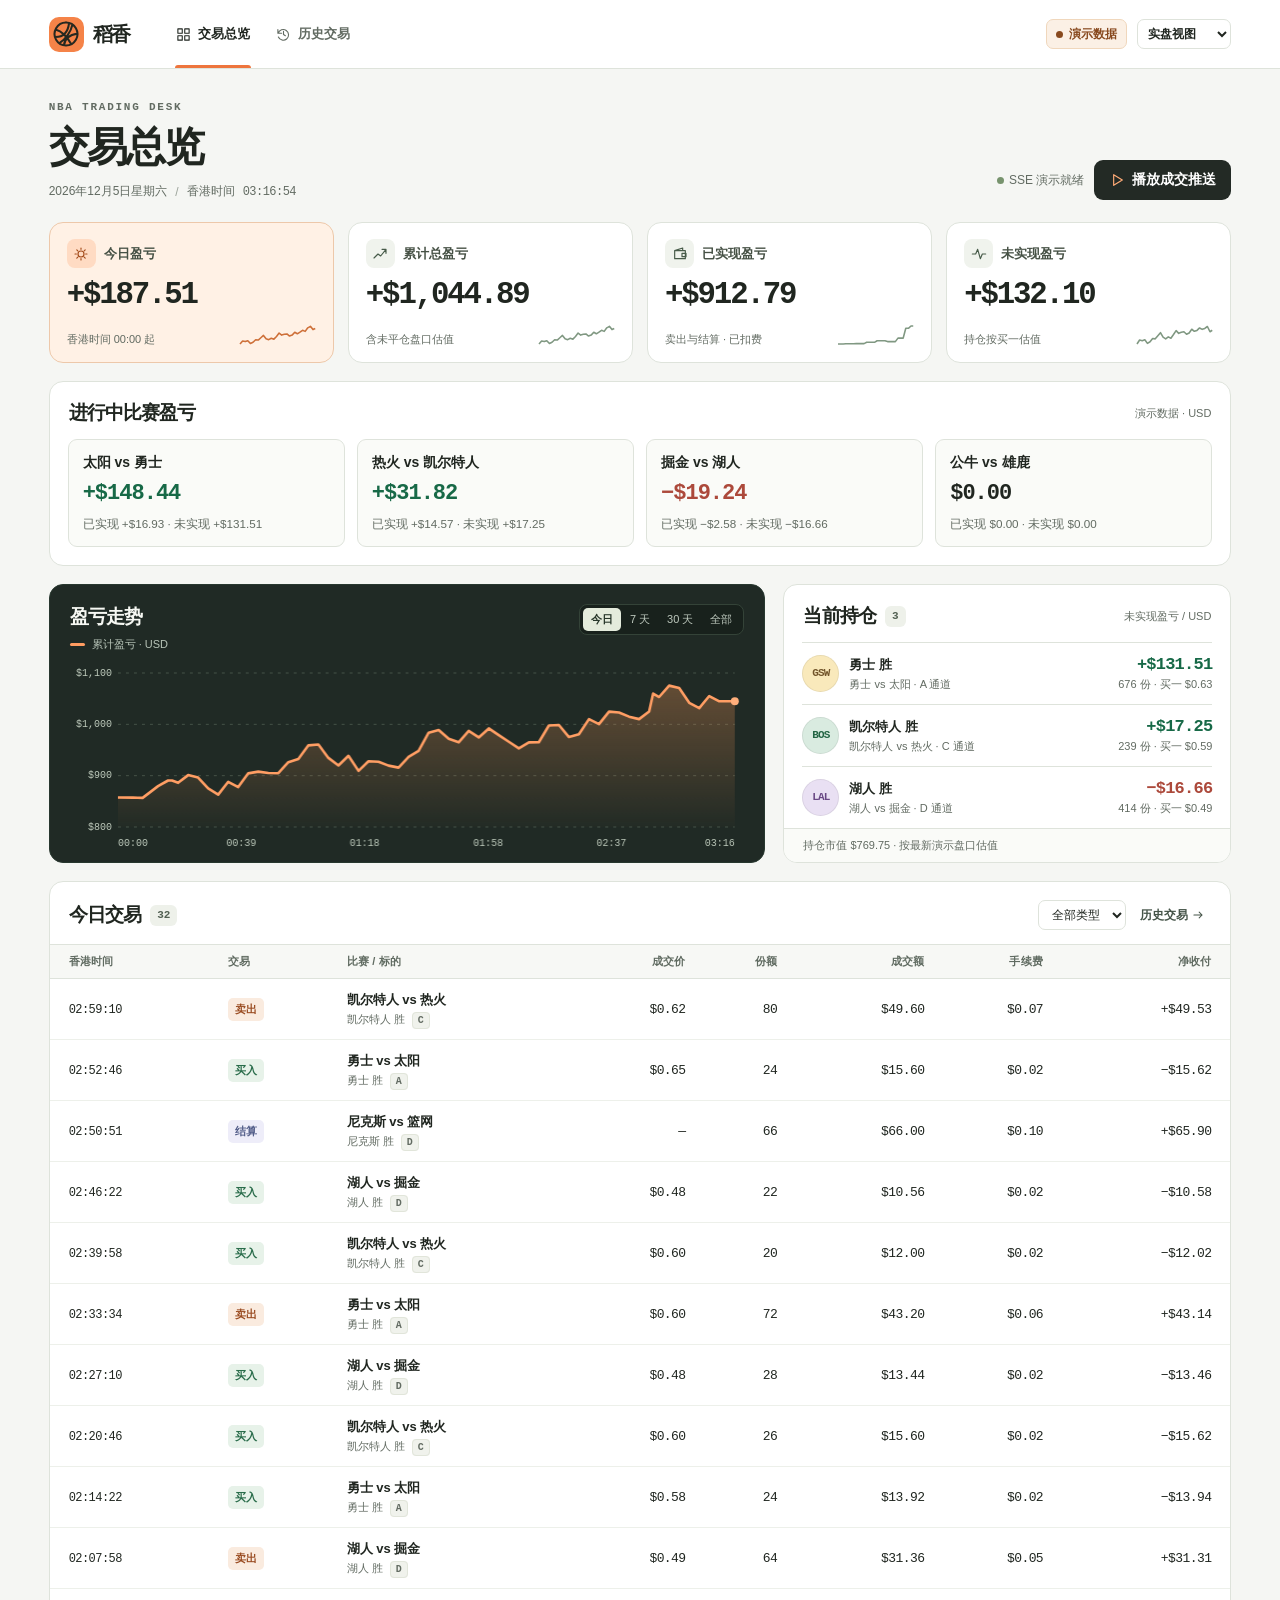
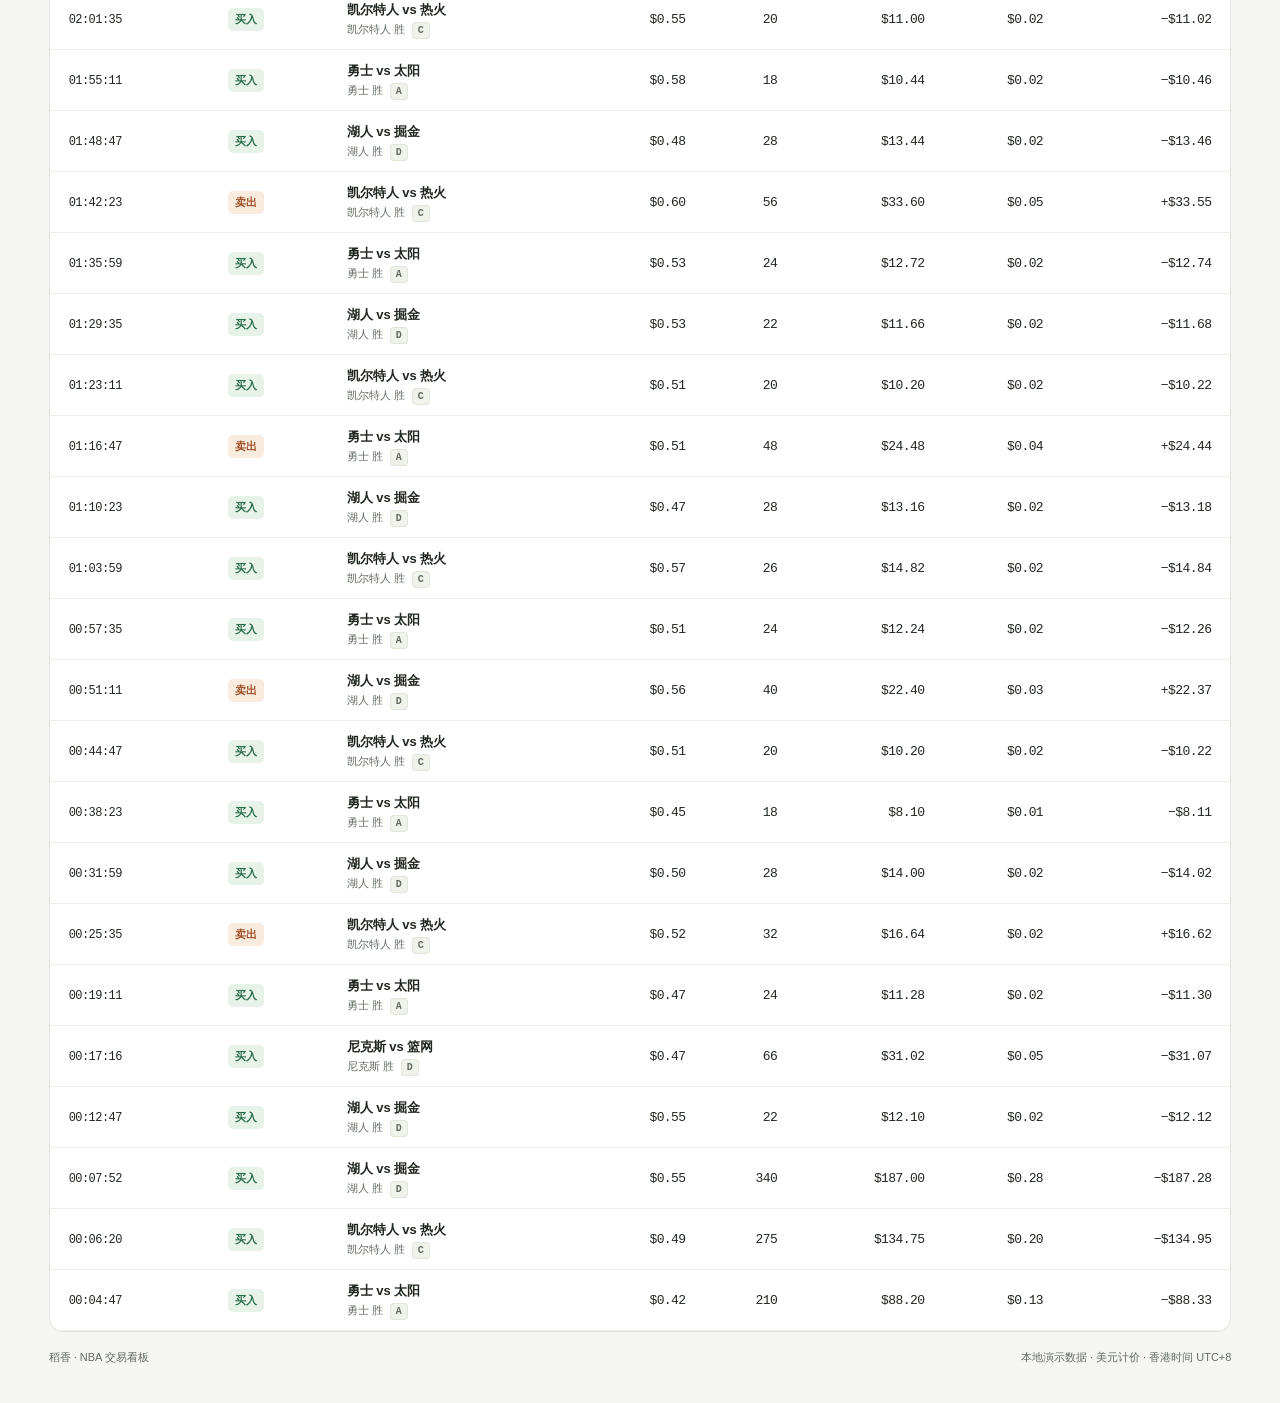
<file: reports/trading-dashboard-prototype.html>
<!doctype html>
<html lang="zh-HK">
<head>
<meta charset="utf-8">
<meta name="viewport" content="width=device-width,initial-scale=1">
<meta name="color-scheme" content="light">
<title>稻香 · NBA 交易看板</title>
<style>
:root{--paper:#f5f6f3;--white:#fff;--ink:#202620;--muted:#626b62;--line:#dee3db;--orange:#ee753d;--tint:#fff0e5;--green:#176947;--red:#ac493b;--mono:"IBM Plex Mono",Consolas,"SFMono-Regular",monospace;--sans:"DM Sans","Segoe UI","Microsoft YaHei UI","PingFang SC",sans-serif}
*{box-sizing:border-box}body{margin:0;background:var(--paper);color:var(--ink);font-family:var(--sans);font-size:14px;-webkit-font-smoothing:antialiased}button,select,input{font:inherit;color:inherit}button,select{cursor:pointer}button{background:transparent;border:0}button:focus-visible,select:focus-visible,input:focus-visible,a:focus-visible,canvas:focus-visible{outline:3px solid #df783f;outline-offset:3px}button:disabled{cursor:default;opacity:.55}[hidden]{display:none!important}h1,h2,h3,p{margin:0}h1{font-size:clamp(28px,3.2vw,42px);letter-spacing:-.065em;font-weight:750;line-height:1.2}h2{font-size:19px;letter-spacing:-.045em}button,select,input{touch-action:manipulation}.num{font-family:var(--mono);font-variant-numeric:tabular-nums;letter-spacing:-.045em}.positive{color:var(--green)}.negative{color:var(--red)}.muted{color:var(--muted)}.shell{max-width:1472px;margin:auto;padding-inline:clamp(18px,3.8vw,62px)}.sr{position:absolute;width:1px;height:1px;overflow:hidden;clip-path:inset(50%)}.icon{width:18px;height:18px;display:inline-block;vertical-align:middle;flex:none}
.top{background:#fff;border-bottom:1px solid var(--line)}.topinner,.brand,.nav,.nav button,.envBox,.headActions,.chip,.action,.cardtop,.panelhead,.charthead,.rowtitle,.identity,.tag,.filters,.minihead,.modalhead,.modalfoot{display:flex;align-items:center}.topinner{height:68px;gap:clamp(15px,3.5vw,56px)}.brand{gap:9px;color:var(--ink);white-space:nowrap;padding:0}.brandmark{background:#f58348;width:35px;height:35px;display:grid;place-items:center;border-radius:10px;color:#262820}.brandmark .icon{width:28px;height:28px}.brandword{font:800 20px/1 var(--sans);letter-spacing:-1.4px}.nav{align-self:stretch;gap:24px}.nav button{position:relative;color:var(--muted);gap:7px;padding:0 1px;white-space:nowrap;font-size:13px;font-weight:650}.nav button[aria-current=page]{color:var(--ink)}.nav button[aria-current=page]:after{content:"";position:absolute;bottom:0;height:3px;left:0;right:0;background:var(--orange);border-radius:3px 3px 0 0}.nav .icon{width:15px;height:15px}.envBox{margin-left:auto;gap:10px;white-space:nowrap}.chip,.envselect{min-height:30px;border-radius:7px;font-size:12px}.chip{gap:6px;padding:0 9px;background:#fbf0e5;border:1px solid #f0d7bc;color:#88491e;font-weight:650}.dot{display:inline-block;width:7px;height:7px;border-radius:50%;background:currentColor;flex:none}.envselect{border:1px solid var(--line);background:white;padding:3px 6px;font-weight:650}.page{padding-top:32px;padding-bottom:35px}.hero{display:flex;justify-content:space-between;align-items:flex-end;gap:16px;margin-bottom:22px}.context{font:700 11px/1.2 var(--mono);letter-spacing:.16em;text-transform:uppercase;color:var(--muted);margin-bottom:9px}.heroMeta{display:flex;align-items:center;gap:8px;color:var(--muted);font-size:12px;margin-top:11px;flex-wrap:wrap}.divider{color:#9ba39a}.headActions{gap:10px}.action{justify-content:center;gap:7px;background:#232a25;color:#fff;padding:11px 15px;border-radius:9px;font-weight:650;white-space:nowrap}.action:hover{background:#354337}.action .icon{color:#ffab77;width:16px;height:16px}.replayStatus{font-size:12px;color:var(--muted);white-space:nowrap}.replayStatus .dot{margin-right:5px;color:#77936d}.replayStatus.on .dot{color:#218652;box-shadow:0 0 0 3px #d9eadb}
.metrics{display:grid;grid-template-columns:repeat(4,minmax(0,1fr));gap:14px;margin-bottom:18px}.metric,.panel{background:white;border:1px solid var(--line);border-radius:14px;overflow:hidden}.metric{text-align:left;position:relative;padding:16px 17px 15px;display:block;width:100%;min-width:0}.metric:hover{border-color:#b7c0b4}.metric.primary{background:#fff1e5;border-color:#edc8aa}.cardtop{gap:8px;color:#465145;font-weight:650;font-size:13px}.metricIcon,.sectIcon{width:29px;height:29px;display:grid;place-items:center;border-radius:8px;background:#f0f3ed;color:#475b49}.metric.primary .metricIcon{background:#ffdbc3;color:#a34b1b}.metricIcon .icon{width:16px;height:16px}.metricValue{display:block;margin:11px 0 12px;font-size:clamp(22px,2.4vw,38px);font-weight:700;line-height:1.04;color:var(--ink);white-space:nowrap;letter-spacing:-.07em}.cardbottom{display:flex;justify-content:space-between;align-items:flex-end;gap:4px}.cardnote{display:block;font-size:11px;color:var(--muted)}.spark{width:31%;height:24px;flex:none}
.middle{display:grid;grid-template-columns:minmax(0,1.6fr) minmax(315px,1fr);gap:18px;margin-bottom:18px}.chartPanel{background:#202a25;color:#fff;border-color:#28382f;padding:19px 20px 12px;position:relative;display:flex;flex-direction:column}.charthead,.panelhead,.minihead,.modalhead,.modalfoot{justify-content:space-between;gap:10px}.charthead{align-items:flex-start}.rowtitle{gap:9px}.chartPanel h2{color:#f6f8f3}.chartLegend{margin-top:7px;display:flex;gap:7px;align-items:center;color:#b7c4b8;font-size:11px}.chartLegend:before{content:"";width:15px;height:3px;border-radius:3px;background:#ff9c61}.ranges{display:flex;background:#18211c;border:1px solid #344338;padding:3px;border-radius:8px;gap:1px}.ranges button{padding:4px 8px;font-size:11px;white-space:nowrap;color:#bdc8bd;border-radius:5px}.ranges button[aria-pressed=true]{background:#e4ebdc;color:#263529;font-weight:700}.plotWrap{height:185px;position:relative;margin-top:9px;flex:1;min-height:175px}.plot{display:block;width:100%;height:100%;touch-action:pan-y}.tooltip{position:absolute;pointer-events:none;color:#f4f7ef;background:#111a15;border:1px solid #526958;border-radius:7px;padding:6px 10px;white-space:pre;font:11px/1.6 var(--mono);z-index:1;box-shadow:0 4px 15px #0002}.panelhead{padding:18px 19px 13px}.side{display:flex;flex-direction:column}.count{font:600 11px/1 var(--mono);background:#eef1ea;color:#526052;border-radius:6px;padding:5px 7px}.unit{font-size:11px;color:var(--muted)}.positions{padding:0 18px;display:flex;flex-direction:column;flex:1}.position{display:flex;width:100%;justify-content:space-between;align-items:center;gap:7px;text-align:left;border-top:1px solid var(--line);padding:12px 0;flex:1}.position:hover,.trade:hover{background:#f7f8f5}.identity{gap:10px;min-width:0}.team{width:37px;height:37px;border-radius:50%;display:grid;place-items:center;font:800 11px/1 var(--mono);letter-spacing:-.08em;flex:none;border:1px solid #0001}.gs{background:#f9e9bb;color:#72552b}.bos{background:#d9ebe0;color:#236544}.lal{background:#e9e0f3;color:#694885}.ny{background:#dae5f2;color:#365f85}.teamtext{min-width:0}.teamtext strong{display:block;font-size:13px}.sub{font-size:11px;color:var(--muted);margin-top:3px;display:block}.positionVal{text-align:right;white-space:nowrap}.positionVal b{font-size:17px}.positionsFoot{padding:9px 19px;border-top:1px solid var(--line);font-size:11px;color:var(--muted);background:#fafbf8}
.tradepanel .panelhead{flex-wrap:wrap;padding-bottom:14px}.linkBtn{font-size:12px;font-weight:650;display:inline-flex;align-items:center;gap:3px;padding:6px;color:#455448}.linkBtn:hover{text-decoration:underline}.linkBtn .icon{width:14px;height:14px}.tablebox{overflow-x:auto;scrollbar-width:thin}.ledger{border-collapse:collapse;width:100%;white-space:nowrap;text-align:left}.ledger th{font-size:11px;letter-spacing:.02em;background:#f7f8f5;color:#606b61;font-weight:600;border-block:1px solid var(--line);padding:9px 12px}.ledger td{padding:12px 12px;border-bottom:1px solid #edf0ea;font-size:13px}.ledger th:first-child,.ledger td:first-child{padding-left:19px}.ledger th:last-child,.ledger td:last-child{padding-right:19px}.ledger th.amount,.ledger td.amount{text-align:right}.trade{cursor:pointer}.time{font-size:12px}.kind{display:inline-flex;gap:5px;align-items:center;font-size:11px;font-weight:700;border-radius:5px;padding:4px 7px}.kind.buy{color:#296c4a;background:#e7f2e9}.kind.sell{color:#9a4c22;background:#faebdf}.kind.settle{color:#535e89;background:#eeedf9}.gameBtn{text-align:left;padding:0;font-size:13px;font-weight:650}.gameBtn:hover{text-decoration:underline}.channel{background:#f0f2ec;border:1px solid #e1e5da;border-radius:4px;font:600 10px/1 var(--mono);padding:2px 5px;margin-left:4px}.filters{gap:8px;flex-wrap:wrap}.filters select,.filters input,.outline{padding:6px 9px;background:white;border:1px solid var(--line);border-radius:7px;font-size:12px}.empty{text-align:center;color:var(--muted);padding:26px}.footer{display:flex;justify-content:space-between;gap:12px;margin-top:18px;font-size:11px;color:var(--muted)}dialog{position:fixed;margin:auto;border:1px solid var(--line);border-radius:16px;padding:0;color:var(--ink);width:min(550px,calc(100% - 24px));max-height:85vh;overflow:auto;box-shadow:0 20px 90px #14211f33}dialog::backdrop{background:#17221b72}.modalhead,.modalfoot{padding:15px 20px;border-bottom:1px solid var(--line)}.modalfoot{border-top:1px solid var(--line);border-bottom:0;justify-content:flex-end}.modalbody{padding:17px 20px}.close{width:30px;height:30px;border-radius:7px;background:#f0f3ee;font-size:20px}.detailGrid{display:grid;grid-template-columns:1fr 1fr;gap:1px;background:var(--line);border:1px solid var(--line);border-radius:9px;overflow:hidden;margin:12px 0}.detailGrid>div{background:#f9faf7;padding:10px}.detailGrid small{display:block;color:var(--muted);margin-bottom:4px}.detailItem{display:flex;align-items:center;justify-content:space-between;gap:12px;padding:10px 0;border-bottom:1px solid var(--line)}.modalbody h3{font-size:14px;margin:14px 0 4px}.toast{position:fixed;bottom:20px;left:50%;transform:translateX(-50%);background:#26352a;color:#fff;border:1px solid #52715a;border-radius:9px;padding:10px 15px;font-size:13px;z-index:5;box-shadow:0 5px 22px #0002}.flash{animation:flash 1.4s ease-out}@keyframes flash{from{background:#ffe4cc}to{background:transparent}}
@media(min-width:1550px){.page{padding-top:40px}.metric{padding:20px}.plotWrap{min-height:230px}}
@media(max-width:1000px){.middle{grid-template-columns:minmax(0,1.3fr) minmax(285px,1fr)}.metrics{gap:9px}.metric{padding:13px}.shell{padding-inline:22px}.chartPanel{padding:16px 14px 10px}.cardnote{font-size:10px}.nav{gap:16px}.replayStatus{display:none}}
@media(max-width:760px){.shell{padding-inline:15px}.page{padding-top:20px}.topinner{height:auto;min-height:60px;gap:10px;flex-wrap:wrap}.brand{min-height:54px}.brandword{font-size:19px}.nav{order:3;width:100%;height:35px;gap:23px}.envBox{gap:5px}.hero{align-items:center;margin-bottom:15px}.heroMeta{margin-top:7px;gap:4px;font-size:10px}.context{font-size:9px}.headActions{gap:4px}.action{padding:9px 11px;font-size:12px}.metrics{grid-template-columns:repeat(2,minmax(0,1fr));margin-bottom:12px}.metricValue{font-size:26px;margin:7px 0}.metricIcon{width:24px;height:24px}.middle{grid-template-columns:1fr;gap:12px;margin-bottom:12px}.chartPanel{min-height:234px}.positions{padding:0 14px}.position{padding:9px 0}.positionsFoot{padding:7px 14px}.panelhead{padding:14px}.ledger td{padding:10px}.footer{flex-wrap:wrap}.topinner .chip{font-size:10px}.charthead h2,h2{font-size:17px}.deskcol{display:none}}
@media(max-width:440px){.topinner{gap:3px}.brandmark{width:30px;height:30px}.action{padding:9px}.charthead{gap:5px}.ranges button{padding:4px 6px}.ledger th:first-child,.ledger td:first-child{padding-left:10px}.ledger th,.ledger td{padding:7px 5px}.ledger td{font-size:11px}.ledger .gameBtn{font-size:11px}.ledger .sub,.ledger .channel{font-size:9px}.ledger .time{font-size:10px}.ledger .kind{padding:3px}.ledger .mobileHide{display:none}.tradepanel .panelhead{padding:13px 10px;gap:4px}.tradepanel .filters{gap:2px}.tradepanel .filters select{padding:4px;font-size:11px}.footer{font-size:10px}}
.nav button{align-self:stretch}.plot{position:absolute;inset:0}.plotWrap{flex:1 0 166px}.middle{align-items:stretch}
@media(prefers-reduced-motion:reduce){*,*::before,*::after{animation:none!important;scroll-behavior:auto!important}}
.demoGames{display:grid;grid-template-columns:repeat(auto-fit,minmax(min(210px,100%),1fr));gap:12px;padding:0 18px 18px}.demoGame{padding:14px;border:1px solid var(--line);border-radius:9px;background:#fafbf8}.demoGame strong,.demoGame b{display:block}.demoGame b{font-size:22px;margin:9px 0}.demoGame small{color:var(--muted)}
</style>
</head>
<body>
<header class="top"><div class="shell topinner">
  <button type="button" class="brand" data-page="home" aria-label="稻香 首页"><span class="brandmark"><canvas class="icon" data-icon="ball" aria-hidden="true"></canvas></span><span class="brandword">稻香</span></button>
  <nav class="nav" aria-label="主导航"><button type="button" data-page="home" aria-current="page"><canvas class="icon" data-icon="grid"></canvas>交易总览</button><button type="button" data-page="history"><canvas class="icon" data-icon="history"></canvas>历史交易</button></nav>
  <div class="envBox"><span class="chip"><span class="dot"></span>演示数据</span><select class="envselect" id="environment" aria-label="展示账户"><option value="live">实盘视图</option><option value="paper">模拟盘视图</option></select></div>
</div></header>
<main class="shell page">
  <div class="hero"><div><div class="context">NBA Trading Desk</div><h1 id="heading">交易总览</h1><div class="heroMeta"><span id="dayLabel"></span><span class="divider">/</span><span>香港时间</span><span class="num" id="clock"></span></div></div>
  <div class="headActions"><span class="replayStatus" id="status"><i class="dot"></i>SSE 演示就绪</span><button type="button" class="action" id="play" aria-pressed="false"><canvas class="icon" data-icon="play"></canvas><span>播放成交推送</span></button></div></div>
  <section id="dashboard" aria-label="交易总览">
    <div class="metrics" id="metrics"></div>
    <section class="panel" style="margin-bottom:18px"><div class="panelhead"><h2>进行中比赛盈亏</h2><span class="unit">演示数据 · USD</span></div><div class="demoGames" id="demoGames"></div></section>
    <div class="middle">
      <section class="panel chartPanel"><div class="charthead"><div><h2>盈亏走势</h2><div class="chartLegend">累计盈亏 · USD</div></div><div class="ranges" id="ranges" aria-label="选择走势范围"><button aria-pressed="true" data-range="1">今日</button><button aria-pressed="false" data-range="7">7 天</button><button aria-pressed="false" data-range="30">30 天</button><button aria-pressed="false" data-range="all">全部</button></div></div>
      <div class="plotWrap"><canvas class="plot" id="chart" tabindex="0" aria-label="累计盈亏走势图，左右方向键可查看数据点"></canvas><div id="tip" class="tooltip" hidden></div></div></section>
      <section class="panel side"><div class="panelhead"><div class="rowtitle"><h2>当前持仓</h2><span class="count" id="posCount">0</span></div><span class="unit">未实现盈亏 / USD</span></div><div class="positions" id="positions"></div><div class="positionsFoot" id="posFoot"></div></section>
    </div>
  </section>
  <section class="panel tradepanel"><div class="panelhead"><div class="rowtitle"><h2 id="ledgerTitle">今日交易</h2><span class="count" id="tradeCount">0</span></div>
  <div class="filters"><label id="dateWrap" hidden><span class="sr">历史交易日期</span><input type="date" id="historyDate"></label><label><span class="sr">交易类型</span><select id="kind"><option value="all">全部类型</option><option value="buy">买入</option><option value="sell">卖出</option><option value="settle">结算</option></select></label><button class="linkBtn" type="button" id="goHistory" data-page="history">历史交易<canvas class="icon" data-icon="arrow"></canvas></button></div></div>
  <div class="tablebox"><table class="ledger"><thead><tr><th>香港时间</th><th>交易</th><th>比赛 / 标的</th><th class="amount">成交价</th><th class="amount">份额</th><th class="amount deskcol">成交额</th><th class="amount deskcol">手续费</th><th class="amount mobileHide">净收付</th></tr></thead><tbody id="trades"></tbody></table></div><div class="empty" id="empty" hidden></div></section>
  <footer class="footer"><span>稻香 · NBA 交易看板</span><span>本地演示数据 · 美元计价 · 香港时间 UTC+8</span></footer>
</main>
<dialog id="detail" aria-labelledby="detailTitle"><div class="modalhead"><h2 id="detailTitle"></h2><button class="close" id="closeDetail" aria-label="关闭详情">×</button></div><div id="detailBody" class="modalbody"></div><div class="modalfoot"><button class="outline" id="done">关闭</button></div></dialog>
<div id="notice" role="status" class="toast" hidden></div>
<script>
'use strict';
const $ = id => document.getElementById(id);
const DAY = 86400000, HK = 8 * 3600000;
const dayStart = t => Math.floor((t + HK) / DAY) * DAY - HK;
const dayKey = t => new Date(t + HK).toISOString().slice(0, 10);
const timeFmt = new Intl.DateTimeFormat('en-GB',{timeZone:'Asia/Hong_Kong',hour:'2-digit',minute:'2-digit',second:'2-digit',hourCycle:'h23'});
const headerDate = new Intl.DateTimeFormat('zh-CN',{timeZone:'Asia/Hong_Kong',year:'numeric',month:'long',day:'numeric',weekday:'long'});
const money = cents => (Math.abs(cents)/100).toLocaleString('en-US',{minimumFractionDigits:2,maximumFractionDigits:2});
const signed = cents => (cents > 0 ? '+' : cents < 0 ? '−' : '') + '$' + money(cents);
const colorClass = val => val < 0 ? 'negative' : val > 0 ? 'positive' : '';
const names = {buy:'买入', sell:'卖出', settle:'结算'};
const teams = [
  {abbr:'GSW',name:'勇士',opponent:'太阳',ch:'A',color:'gs',base:42,trend:23},
  {abbr:'BOS',name:'凯尔特人',opponent:'热火',ch:'C',color:'bos',base:49,trend:12},
  {abbr:'LAL',name:'湖人',opponent:'掘金',ch:'D',color:'lal',base:55,trend:-8},
  {abbr:'NYK',name:'尼克斯',opponent:'篮网',ch:'D',color:'ny',base:50,trend:0}
];
const states = {};
let env='live', page='home', range='1', model, selectedDay, filter='all', playing=false, timer, toastTimer, hovered=null, chartGeometry, detailRef=null, lastFlash=null;
const startTime=Date.now();
let businessDay=dayKey(startTime);

// All prices and cash amounts use integer US cents; the fixtures never leave the browser.
function add(st, when, id, team, kind, quantity, price) {
  const gross=quantity*price;
  const fee=kind==='quote' ? 0 : Math.round(gross*0.0015);
  const item={seq:++st.seq,when,id,team,kind,quantity,price,gross,fee};
  st.events.push(item);
  return item;
}
function seed(mode,now) {
  const st={seq:0,events:[],replays:0}, day=dayStart(now), scale=mode==='paper'?0.48:1;
  const size=n=>Math.max(1,Math.round(n*scale));
  for(let d=29;d>=1;d--) {
    const t=day-d*DAY,i=d%3,id='old-'+d,price=36+(d*7)%24;
    const edge=d%5===0 ? -9 : 6+(d*5)%17;
    add(st,t+9*3600000,id,i,'buy',size(180+(d*23)%230),price);
    add(st,t+12*3600000+d*45000,id,i,'sell',size(180+(d*23)%230),price+edge);
  }
  add(st,day-3600000,'active-0',0,'buy',size(430),40);
  add(st,day-120000,'active-0',0,'quote',0,42);
  const span=Math.max(0,(now-day)*0.975);
  const stamp=f=>day+Math.floor(span*f);
  const wave=[0,2,1,-1,-3,-1,1,4,3,2,1,3];
  function mark(i,n){
    const t=n/60,swing=wave[(n+i*3)%wave.length];
    return Math.max(5,Math.min(95,Math.round(teams[i].base+teams[i].trend*t+swing+2*Math.sin(n*.39+i))));
  }
  for(let i=0;i<3;i++) add(st,stamp(.025+i*.008),'active-'+i,i,'buy',size(210+i*65),teams[i].base);
  add(st,stamp(.09),'settled',3,'buy',size(66),47);
  for(let n=4;n<=60;n++) {
    for(let i=0;i<3;i++) add(st,stamp(n/60),'active-'+i,i,'quote',0,mark(i,n));
    if(n%2===0 && n<58) {
      const i=(n/2)%3, kind=n%8===0?'sell':'buy';
      add(st,stamp(n/60),'active-'+i,i,kind,size(kind==='sell'?24+n:18+n%12),mark(i,n));
    }
  }
  add(st,stamp(.89),'settled',3,'settle',size(66),100);
  return st;
}
function calculate(st,now) {
  const boundary=dayStart(now), positions=new Map(),trades=[],points=[];
  const events=st.events.slice().sort((a,b)=>a.when-b.when || a.seq-b.seq);
  let realized=0,baseline=0,openPnl=0,dayStarted=false;
  for(const e of events) {
    if(e.when>=boundary && !dayStarted){baseline=realized+openPnl;dayStarted=true}
    let p=positions.get(e.id);
    if(!p){p={id:e.id,team:e.team,qty:0,cost:0,real:0,mark:e.price,buyGross:0,buyQty:0,trades:[],dayBase:0,first:e.when};positions.set(e.id,p)}
    openPnl-=p.qty*p.mark-p.cost;
    if(e.kind==='buy'){
      p.cost+=e.gross+e.fee;p.qty+=e.quantity;p.buyGross+=e.gross;p.buyQty+=e.quantity;
    } else if(e.kind==='sell'||e.kind==='settle'){
      const released=e.quantity===p.qty?p.cost:Math.round(p.cost*e.quantity/p.qty);
      const net=e.gross-e.fee-released;
      p.cost-=released;p.qty-=e.quantity;p.real+=net;realized+=net;
    }
    p.mark=e.price;p.last=e.when;
    openPnl+=p.qty*p.mark-p.cost;
    if(e.kind!=='quote'){p.trades.push(e);trades.push(e)}
    if(e.when<boundary){p.dayBase=p.real+p.qty*p.mark-p.cost;baseline=realized+openPnl}
    points.push({t:e.when,real:realized,unreal:openPnl,total:realized+openPnl});
  }
  const last=points[points.length-1] || {real:0,unreal:0,total:0};
  return {positions, trades:trades.reverse(),points, summary:{...last,today:last.total-baseline},baseline};
}
states.live=seed('live',startTime);states.paper=seed('paper',startTime);
selectedDay=dayKey(startTime-DAY);
const metricInfo=[
  ['today','今日盈亏','香港时间 00:00 起','sun'],
  ['total','累计总盈亏','含未平仓盘口估值','chart'],
  ['real','已实现盈亏','卖出与结算 · 已扣费','wallet'],
  ['unreal','未实现盈亏','持仓按买一估值','pulse']
];
const paths={
  ball:'M12 2.2a9.8 9.8 0 1 0 .01 0 M3 8.1c5.5 1.6 10.5 7 13.4 12.4 M6.6 19.7C11.5 16.7 16.3 10 17.5 4 M3 14.6C9.5 14.5 13.7 10.2 14.6 2.6 M10.2 21.7c.6-5.1 4.7-9.3 11.3-10',
  grid:'M3 3h7v7H3z M14 3h7v7h-7z M3 14h7v7H3z M14 14h7v7h-7z',
  history:'M3.5 10a8.5 8.5 0 1 1 .3 6 M3 4v6h6 M12 7v5l3 2',
  sun:'M12 3v2 M12 19v2 M3 12h2 M19 12h2 M5.7 5.7l1.5 1.5 M16.8 16.8l1.5 1.5 M5.7 18.3l1.5-1.5 M16.8 7.2l1.5-1.5 M16.5 12a4.5 4.5 0 1 1-9 0a4.5 4.5 0 1 1 9 0',
  chart:'M3 18l6-6 4 3 8-10 M15 5h6v6',
  wallet:'M4 7h16v12H4z M4 7l12-4v4 M15 11h6v5h-6z',
  pulse:'M2 12h5l3-7 4 14 3-7h5',play:'M7 4l13 8-13 8z',pause:'M8 5v14 M16 5v14',arrow:'M5 12h14 M14 7l5 5-5 5'
};
function canvasSetup(c){
  const box=c.getBoundingClientRect(),dpr=Math.min(3,window.devicePixelRatio||1);
  if(box.width<1||box.height<1)return null;
  const w=Math.round(box.width*dpr),h=Math.round(box.height*dpr);
  if(c.width!==w||c.height!==h){c.width=w;c.height=h}
  const ctx=c.getContext('2d');ctx.setTransform(dpr,0,0,dpr,0,0);ctx.clearRect(0,0,box.width,box.height);
  return {ctx,w:box.width,h:box.height};
}
function icons(){
  document.querySelectorAll('canvas[data-icon]').forEach(c=>{
    const g=canvasSetup(c);if(!g)return;
    const {ctx,w,h}=g;ctx.save();ctx.scale(w/24,h/24);
    ctx.strokeStyle=getComputedStyle(c).color;ctx.lineWidth=1.75;ctx.lineCap='round';ctx.lineJoin='round';ctx.stroke(new Path2D(paths[c.dataset.icon]));ctx.restore();
  });
}
function renderCards(){
  $('metrics').innerHTML=metricInfo.map(([key,text,note,icon],i)=>'<button class="metric '+(i===0?'primary':'')+'" data-metric="'+key+'"><span class="cardtop"><span class="metricIcon"><canvas class="icon" data-icon="'+icon+'"></canvas></span>'+text+'</span><b class="metricValue num">'+signed(model.summary[key])+'</b><span class="cardbottom"><span class="cardnote">'+note+'</span><canvas aria-hidden="true" class="spark" data-spark="'+key+'"></canvas></span></button>').join('');
}
function teamBadge(i){const t=teams[i];return '<span class="team '+t.color+'">'+t.abbr+'</span>'}
function renderPositions(){
  const open=[...model.positions.values()].filter(p=>p.qty>0);
  open.sort((a,b)=>Math.abs(b.qty*b.mark-b.cost)-Math.abs(a.qty*a.mark-a.cost));
  $('posCount').textContent=open.length;
  $('positions').innerHTML=open.map(p=>{
    const t=teams[p.team],unreal=p.qty*p.mark-p.cost;
    return '<button class="position" data-pos="'+p.id+'"><span class="identity">'+teamBadge(p.team)+'<span class="teamtext"><strong>'+t.name+' 胜</strong><span class="sub">'+t.name+' vs '+t.opponent+' · '+t.ch+' 通道</span></span></span><span class="positionVal"><b class="num '+colorClass(unreal)+'">'+signed(unreal)+'</b><span class="sub">'+p.qty+' 份 · 买一 $'+money(p.mark)+'</span></span></button>';
  }).join('')||'<p class="empty">暂无持仓</p>';
  const value=open.reduce((sum,p)=>sum+p.qty*p.mark,0);
  $('posFoot').textContent='持仓市值  $'+money(value)+'  ·  按最新演示盘口估值';
}
function netCash(e){return e.kind==='buy'?-(e.gross+e.fee):e.gross-e.fee}
function renderGames(){
  const examples=[['太阳 vs 勇士','active-0'],['热火 vs 凯尔特人','active-1'],
    ['掘金 vs 湖人','active-2'],['公牛 vs 雄鹿',null]];
  $('demoGames').innerHTML=examples.map(([name,id])=>{
    const pos=model.positions.get(id),real=pos?.real||0,floating=pos?pos.qty*pos.mark-pos.cost:0;
    return '<article class="demoGame"><strong>'+name+'</strong><b class="num '+colorClass(real+floating)+'">'+signed(real+floating)+'</b><small>已实现 '+signed(real)+' · 未实现 '+signed(floating)+'</small></article>';
  }).join('');
}
function renderTrades(){
  const day=page==='home'?businessDay:selectedDay;
  const list=model.trades.filter(e=>dayKey(e.when)===day && (filter==='all'||e.kind===filter));
  $('tradeCount').textContent=list.length;
  $('trades').innerHTML=list.map(e=>{
    const t=teams[e.team],net=netCash(e),stamp=timeFmt.format(e.when);
    return '<tr class="trade '+(e.seq===lastFlash?'flash':'')+'" data-trade="'+e.seq+'"><td><span class="num time">'+stamp+'</span></td><td><span class="kind '+e.kind+'">'+names[e.kind]+'</span></td><td><button class="gameBtn" aria-label="查看 '+stamp+' '+names[e.kind]+' 详情">'+t.name+' vs '+t.opponent+'</button><span class="sub">'+t.name+' 胜 <span class="channel">'+t.ch+'</span></span></td><td class="amount num">'+(e.kind==='settle'?'—':'$'+money(e.price))+'</td><td class="amount num">'+e.quantity+'</td><td class="amount num deskcol">$'+money(e.gross)+'</td><td class="amount num deskcol">$'+money(e.fee)+'</td><td class="amount num mobileHide">'+signed(net)+'</td></tr>';
  }).join('');
  $('empty').hidden=list.length>0;
  $('empty').textContent=filter!=='all'?'该日期没有此类交易':page==='home'?'今日暂无交易':'该日期暂无历史交易';
}
function displaySeries(){
  const now=Date.now(),boundary=dayStart(now);
  const start=range==='all'?(model.points[0]?.t||boundary):boundary-(Number(range)-1)*DAY;
  const previous=model.points.filter(v=>v.t<start).at(-1)||{total:0,real:0,unreal:0};
  const result=[{...previous,t:start}];
  for(const point of model.points){
    if(point.t<start)continue;
    if(result.at(-1).t===point.t)result[result.length-1]=point;
    else result.push(point);
  }
  if(result.at(-1).t<now)result.push({...result.at(-1),t:now});
  return result;
}
function plotChart(){
  if(page!=='home')return;
  const g=canvasSetup($('chart'));if(!g)return;
  const {ctx,w,h}=g,series=displaySeries(),l=48,r=w-9,top=12,b=h-23;
  const vals=series.map(v=>v.total/100);
  const rawMin=Math.min(...vals),rawMax=Math.max(...vals),span=Math.max(rawMax-rawMin,1);
  const magnitude=Math.pow(10,Math.floor(Math.log10(span/3)));
  const step=([1,2,2.5,5,10].find(k=>k*magnitude>=span/3)||10)*magnitude;
  let min=Math.floor(rawMin/step)*step,max=Math.ceil(rawMax/step)*step;if(min===max)max+=step;
  const first=series[0].t,last=series.at(-1).t;
  const x=t=>l+(r-l)*(t-first)/Math.max(1,last-first), y=v=>b-(b-top)*(v-min)/(max-min);
  ctx.font='10px Consolas,monospace';ctx.textAlign='right';ctx.textBaseline='middle';ctx.lineWidth=1;ctx.setLineDash([3,5]);
  for(let v=min;v<=max+.001;v+=step){const py=y(v);ctx.strokeStyle='#455248';ctx.beginPath();ctx.moveTo(l,py);ctx.lineTo(r,py);ctx.stroke();ctx.fillStyle='#bcc8ba';ctx.fillText((v<0?'−$':'$')+Math.abs(v).toLocaleString('en-US',{maximumFractionDigits:1}),l-6,py)}
  ctx.setLineDash([]);ctx.textBaseline='alphabetic';const ticks=w<420?4:6;
  for(let i=0;i<ticks;i++){
    const t=first+(last-first)*i/(ticks-1);
    ctx.textAlign=i===0?'left':i===ticks-1?'right':'center';ctx.fillText(range==='1'?timeFmt.format(t).slice(0,5):dayKey(t).slice(5),x(t),h-4);
  }
  const line=new Path2D();series.forEach((p,i)=>{if(i===0)line.moveTo(x(p.t),y(p.total/100));else line.lineTo(x(p.t),y(p.total/100))});
  const area=new Path2D(line);area.lineTo(r,b);area.lineTo(l,b);area.closePath();
  const gradient=ctx.createLinearGradient(0,top,0,b);gradient.addColorStop(0,'rgba(242,150,87,.35)');gradient.addColorStop(1,'rgba(242,150,87,.015)');ctx.fillStyle=gradient;ctx.fill(area);
  ctx.strokeStyle='#ff9e64';ctx.lineWidth=2.6;ctx.lineJoin='round';ctx.stroke(line);
  const idx=hovered===null?series.length-1:Math.max(0,Math.min(series.length-1,hovered));
  const pt=series[idx],px=x(pt.t),py=y(pt.total/100);
  if(hovered!==null){ctx.setLineDash([4,4]);ctx.strokeStyle='#b7bfaf';ctx.lineWidth=1;ctx.beginPath();ctx.moveTo(px,top);ctx.lineTo(px,b);ctx.stroke();ctx.setLineDash([])}
  ctx.fillStyle='#ffaf7c';ctx.beginPath();ctx.arc(px,py,4,0,Math.PI*2);ctx.fill();
  chartGeometry={series,x};
  const tip=$('tip');tip.hidden=hovered===null;
  if(!tip.hidden){tip.textContent=dayKey(pt.t).slice(5)+' '+timeFmt.format(pt.t)+'\n累计 '+signed(pt.total)+'\n已实现 '+signed(pt.real)+'\n未实现 '+signed(pt.unreal);tip.style.left=Math.max(0,Math.min(w-135,px+9))+'px';tip.style.top=Math.max(0,Math.min(h-89,py-50))+'px'}
}
function drawSparks(){
  const pts=model.points.filter(p=>p.t>=dayStart(Date.now()));
  document.querySelectorAll('canvas[data-spark]').forEach(c=>{
    const g=canvasSetup(c);if(!g)return;
    const {ctx,w,h}=g,key=c.dataset.spark,vals=pts.map(p=>key==='today'?p.total-model.baseline:p[key]);
    if(!vals.length)vals.push(0,0);
    const low=Math.min(...vals),high=Math.max(...vals);ctx.beginPath();
    const increment=Math.max(1,Math.floor(vals.length/27));
    for(let i=0;i<vals.length;i++){if(i%increment && i!==vals.length-1)continue;const x=1+(w-2)*i/Math.max(1,vals.length-1),y=h-3-(h-6)*(vals[i]-low)/Math.max(1,high-low);if(!i)ctx.moveTo(x,y);else ctx.lineTo(x,y)}
    ctx.lineWidth=1.6;ctx.strokeStyle=key==='today'?'#ce7039':'#809882';ctx.lineJoin='round';ctx.stroke();
  });
}
function field(label,value){return '<div><small>'+label+'</small><strong>'+value+'</strong></div>'}
function displayDialog(title,html){
  $('detailTitle').textContent=title;$('detailBody').innerHTML=html;
  if(!$('detail').open)$('detail').showModal();
}
function openPosition(p){
  const t=teams[p.team],unreal=p.qty*p.mark-p.cost;
  const grid=field('剩余份额',p.qty+' 份')+field('剩余成本','$'+money(p.cost))+field('平均买入价','$'+money(p.buyGross/Math.max(1,p.buyQty)))+field('盘口买一',p.qty?'$'+money(p.mark):'已结清')+field('已实现盈亏',signed(p.real))+field('未实现盈亏',signed(unreal));
  const rows=p.trades.slice().reverse().map(e=>'<div class="detailItem"><span><span class="kind '+e.kind+'">'+names[e.kind]+'</span> '+dayKey(e.when).slice(5)+' '+timeFmt.format(e.when)+'</span><button class="linkBtn" data-show-trade="'+e.seq+'">'+e.quantity+' 份 · $'+money(e.price)+' ›</button></div>').join('');
  displayDialog(t.name+' 胜 · 仓位详情','<p>'+t.name+' vs '+t.opponent+' · '+t.ch+' 通道</p><div class="detailGrid">'+grid+'</div><h3>仓位流水</h3>'+rows);
}
function openTrade(e){
  const t=teams[e.team];
  const grid=field('动作',names[e.kind])+field('通道',t.ch)+field(e.kind==='settle'?'每份兑付':'成交价 / 份','$'+money(e.price))+field('数量',e.quantity+' 份')+field('金额','$'+money(e.gross))+field('实际手续费','$'+money(e.fee))+field('净收付',signed(netCash(e)))+field('记录来源','本地演示');
  displayDialog(names[e.kind]+'明细','<p><strong>'+t.name+' vs '+t.opponent+'</strong> · '+t.name+' 胜</p><p class="sub">'+dayKey(e.when)+' '+timeFmt.format(e.when)+' · 香港时间 · 演示记录时间</p><div class="detailGrid">'+grid+'</div><div class="detailItem"><span class="muted">演示流水号</span><span class="num">DEMO-'+env.toUpperCase()+'-'+e.seq+'</span></div><button class="linkBtn" data-pos="'+e.id+'">查看该仓位全部交易 ›</button>');
}
function openMetric(key){
  const info=metricInfo.find(m=>m[0]===key),sum=model.summary;
  let html='<p class="sub">'+info[2]+' · USD · 演示数据</p><p class="metricValue num">'+signed(sum[key])+'</p>';
  if(key==='total')html+='<div class="detailGrid">'+field('已实现盈亏',signed(sum.real))+field('未实现盈亏',signed(sum.unreal))+'</div>';
  if(key==='today')html+='<div class="detailGrid">'+field('香港零点累计盈亏',signed(model.baseline))+field('当前累计盈亏',signed(sum.total))+'</div>';
  const contributions=[...model.positions.values()].map(p=>{
    const floating=p.qty*p.mark-p.cost;
    const val=key==='today'?p.real+floating-p.dayBase:key==='unreal'?floating:key==='real'?p.real:floating+p.real;
    return {p,val};
  }).filter(({p,val})=>key==='today'?val!==0||p.trades.some(t=>dayKey(t.when)===businessDay):key==='unreal'?p.qty>0:val!==0).sort((a,b)=>Math.abs(b.val)-Math.abs(a.val));
  html+='<h3>仓位贡献</h3>'+contributions.map(({p,val})=>'<div class="detailItem"><span>'+teams[p.team].name+' 胜 <span class="sub">'+dayKey(p.first)+' · '+(p.qty?'持仓中':'已平仓')+'</span></span><button class="linkBtn num '+colorClass(val)+'" data-pos="'+p.id+'">'+signed(val)+' ›</button></div>').join('');
  displayDialog(info[1],html);
}
function paintDetail(){
  if(!detailRef)return;
  if(detailRef.type==='position')openPosition(model.positions.get(detailRef.value));
  if(detailRef.type==='trade')openTrade(model.trades.find(e=>e.seq===Number(detailRef.value)));
  if(detailRef.type==='metric')openMetric(detailRef.value);
}
function showDetail(type,value){detailRef={type,value};paintDetail()}
function updateClock(now){
  $('clock').textContent=timeFmt.format(now);$('dayLabel').textContent=headerDate.format(now);
  $('historyDate').max=dayKey(dayStart(now)-1);
}
function render(){
  model=calculate(states[env],Date.now());
  const home=page==='home';$('dashboard').hidden=!home;$('dateWrap').hidden=home;$('goHistory').hidden=!home;
  $('heading').textContent=home?'交易总览':'历史交易';$('ledgerTitle').textContent=home?'今日交易':'历史流水';
  $('historyDate').value=selectedDay;$('kind').value=filter;
  document.querySelectorAll('.nav [data-page]').forEach(b=>{if(b.dataset.page===page)b.setAttribute('aria-current','page');else b.removeAttribute('aria-current')});
  if(home){renderCards();renderPositions();renderGames()}
  renderTrades();icons();if(home){drawSparks();plotChart()}updateClock(Date.now());
  if($('detail').open)paintDetail();
}
function notify(msg){
  clearTimeout(toastTimer);$('notice').textContent=msg;$('notice').hidden=false;
  toastTimer=setTimeout(()=>$('notice').hidden=true,2600);
}
function checkDay(now){
  const next=dayKey(now);
  if(next===businessDay)return false;
  businessDay=next;selectedDay=dayKey(now-DAY);hovered=null;lastFlash=null;render();return true;
}
// Replay uses local synthetic records. No wallet, order endpoint, or server subscription is opened.
function replay(){
  const now=Date.now();checkDay(now);
  const st=states[env],n=st.replays++,i=n%3,id='active-'+i,p=model.positions.get(id);
  const kind=n%2===0&&p.qty>=8?'sell':'buy';
  const qty=kind==='sell'?Math.min(13+n%6,p.qty):18+n%9;
  const px=Math.max(3,Math.min(97,p.mark+(n%3===2?-2:2)));
  const row=add(st,now,id,i,kind,qty,px);lastFlash=row.seq;
  render();notify('演示推送 · '+teams[i].name+' 胜 · '+names[kind]+' '+qty+' 份');
}
function setPlaying(next){
  clearInterval(timer);playing=next;
  $('play').setAttribute('aria-pressed',String(next));$('play').querySelector('span').textContent=next?'暂停推送':'播放成交推送';
  $('play').querySelector('canvas').dataset.icon=next?'pause':'play';
  $('status').classList.toggle('on',next);$('status').innerHTML='<i class="dot"></i>'+(next?'SSE 本地回放中':'SSE 演示就绪');
  if(next){replay();timer=setInterval(replay,8000)}else icons();
}
function navigate(target){
  if(target!==page){page=target;filter='all';hovered=null;lastFlash=null;
    if(target==='history')selectedDay=dayKey(Date.now()-DAY);
    render();window.scrollTo(0,0);
  }
}
document.addEventListener('click',event=>{
  const target=event.target.closest('[data-page],[data-metric],[data-pos],[data-trade],[data-show-trade],[data-range]');
  if(!target)return;
  if(target.dataset.page){const hash=target.dataset.page==='history'?'#history':'#home';if(location.hash!==hash)location.hash=hash;navigate(target.dataset.page)}
  else if(target.dataset.metric)showDetail('metric',target.dataset.metric);
  else if(target.dataset.pos)showDetail('position',target.dataset.pos);
  else if(target.dataset.trade||target.dataset.showTrade)showDetail('trade',target.dataset.trade||target.dataset.showTrade);
  else if(target.dataset.range){range=target.dataset.range;hovered=null;document.querySelectorAll('[data-range]').forEach(b=>b.setAttribute('aria-pressed',String(b===target)));plotChart()}
});
window.addEventListener('hashchange',()=>navigate(location.hash==='#history'?'history':'home'));
$('play').addEventListener('click',()=>setPlaying(!playing));
$('environment').addEventListener('change',event=>{setPlaying(false);env=event.target.value;hovered=null;lastFlash=null;render()});
$('kind').addEventListener('change',event=>{filter=event.target.value;renderTrades()});
$('historyDate').addEventListener('change',event=>{const val=event.target.value;if(val&&val<businessDay){selectedDay=val;renderTrades()}else{event.target.value=selectedDay;notify('请选择昨天或更早的日期')}});
for(const id of ['closeDetail','done'])$(id).addEventListener('click',()=>$('detail').close());
$('detail').addEventListener('close',()=>detailRef=null);
$('detail').addEventListener('click',e=>{if(e.target!==e.currentTarget)return;const b=e.currentTarget.getBoundingClientRect();if(e.clientX<b.left||e.clientX>b.right||e.clientY<b.top||e.clientY>b.bottom)e.currentTarget.close()});
$('chart').addEventListener('pointermove',e=>{
  if(!chartGeometry)return;
  const px=e.clientX-e.currentTarget.getBoundingClientRect().left,{series,x}=chartGeometry;
  hovered=series.reduce((best,p,i)=>Math.abs(x(p.t)-px)<Math.abs(x(series[best].t)-px)?i:best,0);plotChart();
});
function clearHover(){hovered=null;plotChart()}
$('chart').addEventListener('pointerleave',clearHover);$('chart').addEventListener('blur',clearHover);
$('chart').addEventListener('keydown',e=>{if(!['ArrowLeft','ArrowRight','Escape'].includes(e.key))return;e.preventDefault();if(e.key==='Escape')return clearHover();const end=chartGeometry.series.length-1;hovered=Math.max(0,Math.min(end,(hovered===null?end:hovered)+(e.key==='ArrowLeft'?-1:1)));plotChart()});
new ResizeObserver(()=>{if(page==='home'){drawSparks();plotChart()}icons()}).observe(document.querySelector('.shell.page'));
setInterval(()=>{const now=Date.now();if(!checkDay(now))updateClock(now)},1000);
document.addEventListener('visibilitychange',()=>{if(!document.hidden)checkDay(Date.now())});
page=location.hash==='#history'?'history':'home';render();
</script>
</body>
</html>
</file>
